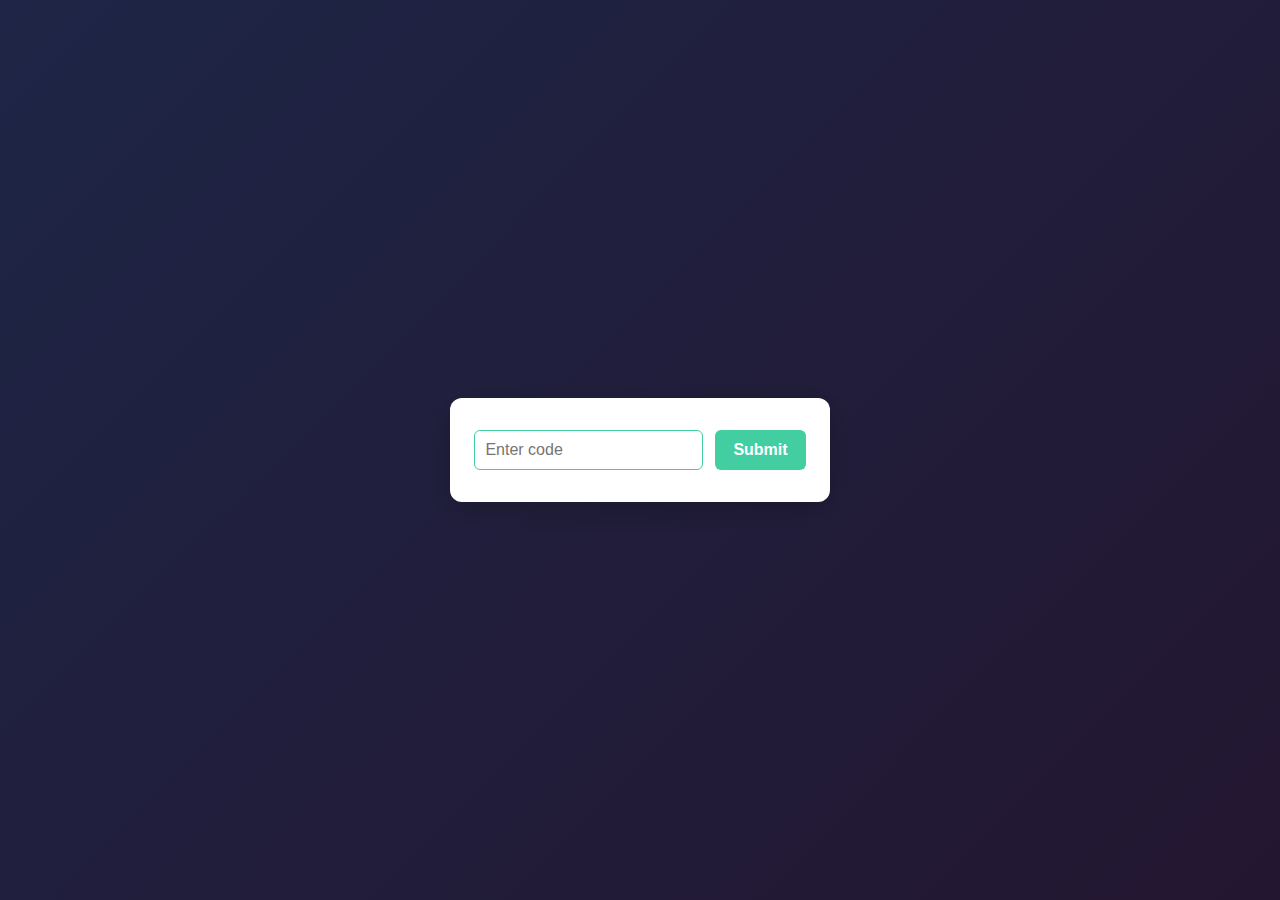
<file: index.html>
<!DOCTYPE html>
<html lang="en">
<head>
  <meta charset="UTF-8" />
  <meta name="viewport" content="width=device-width, initial-scale=1.0"/>
  <title>Pickleball Revenue Calculator</title>
  <link rel="stylesheet" href="styles.css">
</head>
<body>
  <div id="password-overlay" class="password-overlay">
    <div class="password-box">
      <input type="password" id="password-input" placeholder="Enter code" />
      <button id="password-submit">Submit</button>
    </div>
  </div>
  <div id="popup" class="popup" style="display:none;">Incorrect password</div>
  <div class="container" id="main-content" style="display:none;">
    <div class="header">
      <h1>Pickleball Biz Revenue Calculator</h1>
      <p>Calculate your pickleball business profitability and ROI</p>
    </div>

    <div class="content">
      <div class="grid">
        <div class="section">
          <h2>Core Parameters</h2>
          <div class="input-group">
            <label>Number of Courts</label>
            <div class="input-wrapper">
              <input type="number" id="courts" value="2">
            </div>
          </div>
          <div class="info-group">
            <label>
              Max Slots Per Person/Week
              <span class="tooltip-icon" data-tooltip="Based on peak and off-peak hours">?</span>
            </label>
            <div class="info-value">2</div>
          </div>
          <div class="info-group">
            <label>
              Hours per slot
              <span class="tooltip-icon" data-tooltip="Allowing players to join open-play lasting 2 hours">?</span>
            </label>
            <div class="info-value">2</div>
          </div>
        </div>

        <div class="section">
          <h2>Revenue Inputs</h2>
          <div class="input-group">
            <label>Monthly Membership Price</label>
            <div class="input-wrapper currency">
              <input type="number" id="pricePerMember" value="99">
            </div>
          </div>
          <div class="input-group">
            <label>Equipment Rentals / Month</label>
            <div class="input-wrapper currency">
              <input type="number" id="equipment" value="500">
            </div>
          </div>
          <div class="input-group">
            <label>Vending Sales / Month</label>
            <div class="input-wrapper currency">
              <input type="number" id="vending" value="2700">
            </div>
          </div>
        </div>

        <div class="section">
          <h2>Monthly Cost Inputs</h2>
          <div class="input-group">
            <label>Lease Rate / Sq Ft / Year</label>
            <div class="input-wrapper currency">
              <input type="number" id="leasePerSqFt" value="40">
            </div>
          </div>
          <div class="input-group">
            <label>Square Feet Per Court</label>
            <div class="input-wrapper">
              <input type="number" id="sqFtPerCourt" value="2500">
            </div>
          </div>
          <div class="input-group">
            <label>Utilities / Court / Month</label>
            <div class="input-wrapper currency">
              <input type="number" id="utilities" value="500">
            </div>
          </div>
          <div class="input-group">
            <label>Tech & Maintenance / Month</label>
            <div class="input-wrapper currency">
              <input type="number" id="tech" value="1000">
            </div>
          </div>
          <div class="input-group">
            <label>Vending Inventory / Month</label>
            <div class="input-wrapper currency">
              <input type="number" id="vendingInv" value="1000">
            </div>
          </div>
          <div class="input-group">
            <label>Misc Maintenance / Month</label>
            <div class="input-wrapper currency">
              <input type="number" id="misc" value="2000">
            </div>
          </div>
        </div>

        <div class="section">
          <h2>Initial Investment</h2>
          <div class="input-group">
            <label>Construction Costs / Court</label>
            <div class="input-wrapper currency">
              <input type="number" id="constructionCosts" value="20000">
            </div>
          </div>
          <div class="input-group">
            <label>Equipment and Tech</label>
            <div class="input-wrapper currency">
              <input type="number" id="equipmentTech" value="3000">
            </div>
          </div>
          <div class="input-group">
            <label>Vending Machine (2 machines)</label>
            <div class="input-wrapper currency">
              <input type="number" id="vendingMachine" value="6000">
            </div>
          </div>
          <div class="input-group">
            <label>Marketing Ads</label>
            <div class="input-wrapper currency">
              <input type="number" id="marketingAds" value="500">
            </div>
          </div>
          <div class="total-row">
            <div class="input-group">
              <label>Total Initial Investment</label>
              <div class="input-wrapper currency">
                <input type="number" id="initialInvestment" value="49500" disabled>
              </div>
            </div>
          </div>
        </div>

        <div class="section results">
          <h2>Financial Results</h2>
          <div class="results-grid">
            <div class="result-item">
              <div class="label">Total Members</div>
              <div class="value" id="members">...</div>
            </div>
            <div class="result-item">
              <div class="label">Monthly Revenue</div>
              <div class="value" id="revenue">...</div>
            </div>
            <div class="result-item">
              <div class="label">Monthly Costs</div>
              <div class="value" id="costs">...</div>
            </div>
            <div class="result-item">
              <div class="label">Monthly Profit</div>
              <div class="value" id="profit">...</div>
            </div>
            <div class="result-item">
              <div class="label">Annual ROI</div>
              <div class="value" id="cashReturn">...</div>
            </div>
          </div>
        </div>
      </div>
    </div>
  </div>

  <script src="script.js"></script>
  <script>
    // Password protection logic
    const overlay = document.getElementById('password-overlay');
    const mainContent = document.getElementById('main-content');
    const popup = document.getElementById('popup');
    document.getElementById('password-submit').onclick = function() {
      const val = document.getElementById('password-input').value;
      if (val === 'jugaad') {
        overlay.style.display = 'none';
        mainContent.style.display = '';
      } else {
        popup.style.display = 'block';
        setTimeout(() => { popup.style.display = 'none'; }, 1500);
      }
    };
    document.getElementById('password-input').addEventListener('keydown', function(e) {
      if (e.key === 'Enter') {
        document.getElementById('password-submit').click();
      }
    });
  </script>
</body>
</html>
</file>
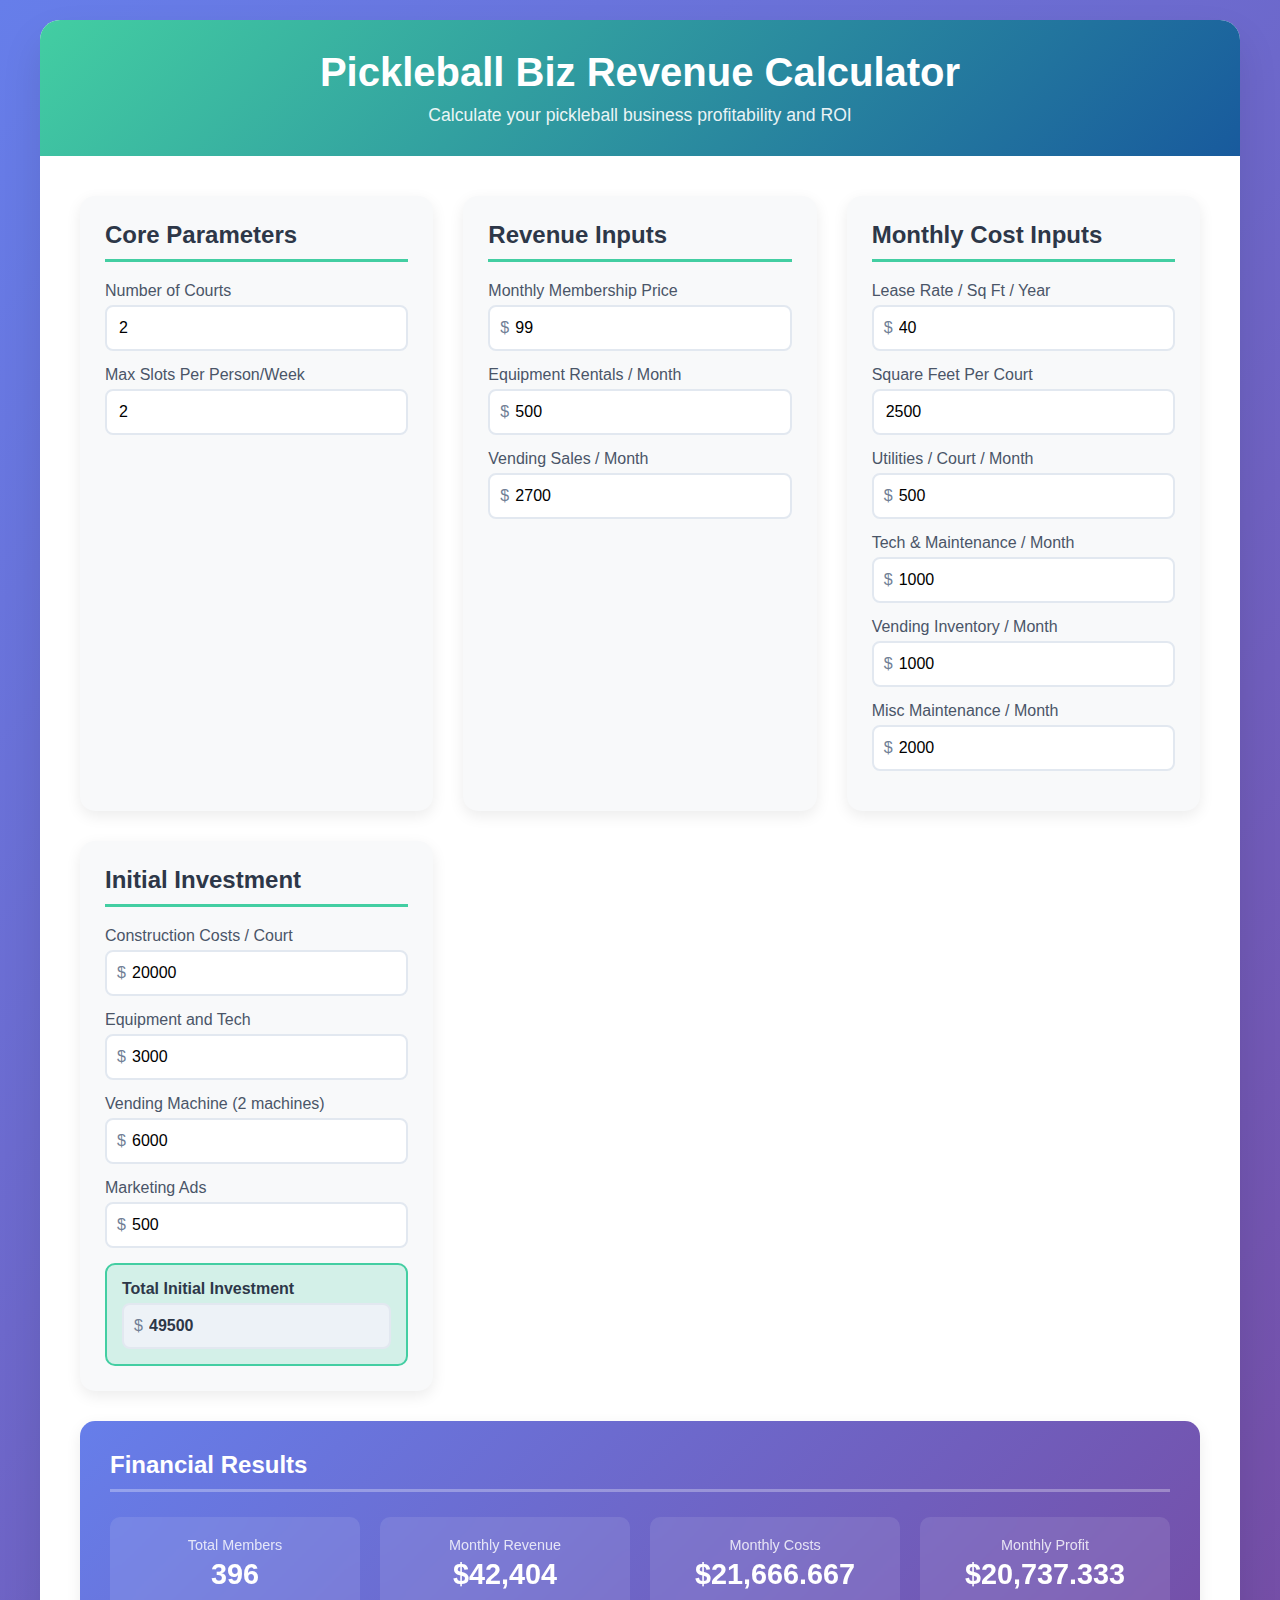
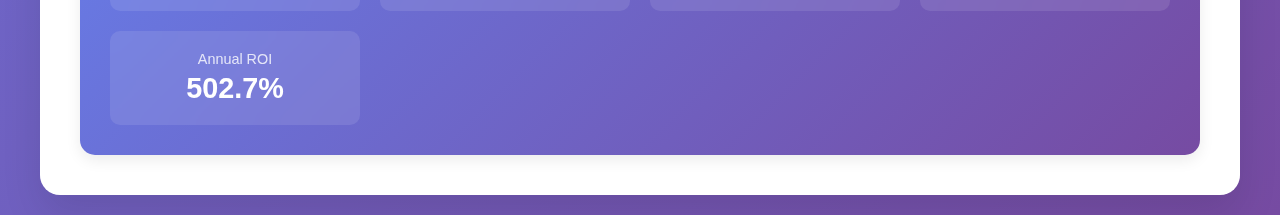
<file: calculator.html>
<!DOCTYPE html>
<html lang="en">
<head>
  <meta charset="UTF-8" />
  <meta name="viewport" content="width=device-width, initial-scale=1.0"/>
  <title>Pickleball Revenue Calculator</title>
  <link rel="stylesheet" href="styles.css">
</head>
<body>
  <div class="container">
    <div class="header">
      <h1>Pickleball Biz Revenue Calculator</h1>
      <p>Calculate your pickleball business profitability and ROI</p>
    </div>

    <div class="content">
      <div class="grid">
        <div class="section">
          <h2>Core Parameters</h2>
          <div class="input-group">
            <label>Number of Courts</label>
            <div class="input-wrapper">
              <input type="number" id="courts" value="2">
            </div>
          </div>
          <div class="input-group">
            <label>Max Slots Per Person/Week</label>
            <div class="input-wrapper">
              <input type="number" id="maxSlots" value="2">
            </div>
          </div>
        </div>

        <div class="section">
          <h2>Revenue Inputs</h2>
          <div class="input-group">
            <label>Monthly Membership Price</label>
            <div class="input-wrapper currency">
              <input type="number" id="pricePerMember" value="99">
            </div>
          </div>
          <div class="input-group">
            <label>Equipment Rentals / Month</label>
            <div class="input-wrapper currency">
              <input type="number" id="equipment" value="500">
            </div>
          </div>
          <div class="input-group">
            <label>Vending Sales / Month</label>
            <div class="input-wrapper currency">
              <input type="number" id="vending" value="2700">
            </div>
          </div>
        </div>

        <div class="section">
          <h2>Monthly Cost Inputs</h2>
          <div class="input-group">
            <label>Lease Rate / Sq Ft / Year</label>
            <div class="input-wrapper currency">
              <input type="number" id="leasePerSqFt" value="40">
            </div>
          </div>
          <div class="input-group">
            <label>Square Feet Per Court</label>
            <div class="input-wrapper">
              <input type="number" id="sqFtPerCourt" value="2500">
            </div>
          </div>
          <div class="input-group">
            <label>Utilities / Court / Month</label>
            <div class="input-wrapper currency">
              <input type="number" id="utilities" value="500">
            </div>
          </div>
          <div class="input-group">
            <label>Tech & Maintenance / Month</label>
            <div class="input-wrapper currency">
              <input type="number" id="tech" value="1000">
            </div>
          </div>
          <div class="input-group">
            <label>Vending Inventory / Month</label>
            <div class="input-wrapper currency">
              <input type="number" id="vendingInv" value="1000">
            </div>
          </div>
          <div class="input-group">
            <label>Misc Maintenance / Month</label>
            <div class="input-wrapper currency">
              <input type="number" id="misc" value="2000">
            </div>
          </div>
        </div>

        <div class="section">
          <h2>Initial Investment</h2>
          <div class="input-group">
            <label>Construction Costs / Court</label>
            <div class="input-wrapper currency">
              <input type="number" id="constructionCosts" value="20000">
            </div>
          </div>
          <div class="input-group">
            <label>Equipment and Tech</label>
            <div class="input-wrapper currency">
              <input type="number" id="equipmentTech" value="3000">
            </div>
          </div>
          <div class="input-group">
            <label>Vending Machine (2 machines)</label>
            <div class="input-wrapper currency">
              <input type="number" id="vendingMachine" value="6000">
            </div>
          </div>
          <div class="input-group">
            <label>Marketing Ads</label>
            <div class="input-wrapper currency">
              <input type="number" id="marketingAds" value="500">
            </div>
          </div>
          <div class="total-row">
            <div class="input-group">
              <label>Total Initial Investment</label>
              <div class="input-wrapper currency">
                <input type="number" id="initialInvestment" value="49500" disabled>
              </div>
            </div>
          </div>
        </div>

        <div class="section results">
          <h2>Financial Results</h2>
          <div class="results-grid">
            <div class="result-item">
              <div class="label">Total Members</div>
              <div class="value" id="members">...</div>
            </div>
            <div class="result-item">
              <div class="label">Monthly Revenue</div>
              <div class="value" id="revenue">...</div>
            </div>
            <div class="result-item">
              <div class="label">Monthly Costs</div>
              <div class="value" id="costs">...</div>
            </div>
            <div class="result-item">
              <div class="label">Monthly Profit</div>
              <div class="value" id="profit">...</div>
            </div>
            <div class="result-item">
              <div class="label">Annual ROI</div>
              <div class="value" id="cashReturn">...</div>
            </div>
          </div>
        </div>
      </div>
    </div>
  </div>

  <script src="script.js"></script>
</body>
</html>
</file>
<file: styles.css>
/* ==========================================================================
   Pickleball Business Calculator Styles
   ========================================================================== */

/* Reset and Base Styles
   ========================================================================== */
* {
  margin: 0;
  padding: 0;
  box-sizing: border-box;
}

body {
  font-family: -apple-system, BlinkMacSystemFont, 'Segoe UI', Roboto, sans-serif;
  background: linear-gradient(135deg, #667eea 0%, #764ba2 100%);
  min-height: 100vh;
  padding: 20px;
  color: #333;
}

/* Container and Layout
   ========================================================================== */
.container {
  max-width: 1200px;
  margin: 0 auto;
  background: white;
  border-radius: 20px;
  box-shadow: 0 20px 40px rgba(0,0,0,0.1);
  overflow: hidden;
}

.content {
  padding: 40px;
}

.grid {
  display: grid;
  grid-template-columns: repeat(auto-fit, minmax(350px, 1fr));
  gap: 30px;
}

/* Header Styles
   ========================================================================== */
.header {
  background: linear-gradient(135deg, #43cea2 0%, #185a9d 100%);
  color: white;
  padding: 30px;
  text-align: center;
}

.header h1 {
  font-size: 2.5rem;
  font-weight: 700;
  margin-bottom: 10px;
}

.header p {
  font-size: 1.1rem;
  opacity: 0.9;
}

/* Section Styles
   ========================================================================== */
.section {
  background: #f8f9fa;
  border-radius: 15px;
  padding: 25px;
  box-shadow: 0 5px 15px rgba(0,0,0,0.08);
}

.section h2 {
  font-size: 1.5rem;
  font-weight: 600;
  margin-bottom: 20px;
  color: #2d3748;
  border-bottom: 3px solid #43cea2;
  padding-bottom: 10px;
}

/* Form Input Styles
   ========================================================================== */
.input-group {
  margin-bottom: 15px;
}

.input-group label {
  display: block;
  margin-bottom: 5px;
  font-weight: 500;
  color: #4a5568;
}

.input-wrapper {
  position: relative;
  display: flex;
  align-items: center;
}

.input-wrapper.currency::before {
  content: '$';
  position: absolute;
  left: 12px;
  color: #718096;
  font-weight: 500;
  z-index: 1;
}

input[type="number"] {
  width: 100%;
  padding: 12px;
  border: 2px solid #e2e8f0;
  border-radius: 8px;
  font-size: 16px;
  transition: all 0.3s ease;
  background: white;
}

.currency input[type="number"] {
  padding-left: 25px;
}

input[type="number"]:focus {
  outline: none;
  border-color: #43cea2;
  box-shadow: 0 0 0 3px rgba(67, 206, 162, 0.1);
}

input[type="number"]:disabled {
  background: #edf2f7;
  cursor: not-allowed;
}

.display-value {
  width: 100%;
  padding: 12px;
  border: 2px solid #e2e8f0;
  border-radius: 8px;
  font-size: 16px;
  background: #f8f9fa;
  color: #4a5568;
  font-weight: 500;
  display: block;
}

.info-group {
  margin-bottom: 15px;
}

.info-group label {
  display: block;
  margin-bottom: 5px;
  font-weight: 500;
  color: #4a5568;
}

.info-value {
  padding: 8px 12px;
  background: #f8f9fa;
  border-radius: 6px;
  font-size: 16px;
  color: #2d3748;
  font-weight: 500;
  border-left: 4px solid #43cea2;
}

.tooltip-icon {
  display: inline-block;
  width: 18px;
  height: 18px;
  background: #43cea2;
  color: white;
  border-radius: 50%;
  text-align: center;
  line-height: 18px;
  font-size: 12px;
  font-weight: bold;
  margin-left: 8px;
  cursor: help;
  transition: background-color 0.3s ease;
  position: relative;
}

.tooltip-icon:hover {
  background: #38a169;
}

.tooltip-icon:hover::after {
  content: attr(data-tooltip);
  position: absolute;
  bottom: 100%;
  left: 50%;
  transform: translateX(-50%);
  background: #2d3748;
  color: white;
  padding: 8px 12px;
  border-radius: 6px;
  font-size: 14px;
  white-space: nowrap;
  z-index: 1000;
  margin-bottom: 5px;
  box-shadow: 0 4px 12px rgba(0,0,0,0.15);
}

.tooltip-icon:hover::before {
  content: '';
  position: absolute;
  bottom: 100%;
  left: 50%;
  transform: translateX(-50%);
  border: 5px solid transparent;
  border-top-color: #2d3748;
  margin-bottom: -5px;
  z-index: 1000;
}

/* Total Row Styles
   ========================================================================== */
.total-row {
  background: rgba(67, 206, 162, 0.2);
  border-radius: 10px;
  padding: 15px;
  margin-top: 15px;
  border: 2px solid #43cea2;
}

.total-row .input-group {
  margin-bottom: 0;
}

.total-row label {
  font-weight: 600;
  color: #2d3748;
}

.total-row input {
  font-weight: 700;
  color: #2d3748;
}

/* Results Section Styles
   ========================================================================== */
.results {
  grid-column: 1 / -1;
  background: linear-gradient(135deg, #667eea 0%, #764ba2 100%);
  color: white;
  border-radius: 15px;
  padding: 30px;
}

.results h2 {
  color: white;
  border-bottom: 3px solid rgba(255,255,255,0.3);
  margin-bottom: 25px;
}

.results-grid {
  display: grid;
  grid-template-columns: repeat(auto-fit, minmax(200px, 1fr));
  gap: 20px;
}

.result-item {
  background: rgba(255,255,255,0.1);
  padding: 20px;
  border-radius: 10px;
  text-align: center;
  backdrop-filter: blur(10px);
}

.result-item .label {
  font-size: 0.9rem;
  opacity: 0.8;
  margin-bottom: 5px;
}

.result-item .value {
  font-size: 1.8rem;
  font-weight: 700;
}

/* Media Queries - Tablet
   ========================================================================== */
@media (max-width: 768px) {
  .header h1 {
    font-size: 2rem;
  }
  
  .content {
    padding: 20px;
  }
  
  .grid {
    grid-template-columns: 1fr;
    gap: 20px;
  }
  
  .section {
    padding: 20px;
  }
  
  .results {
    padding: 20px;
  }
  
  .results-grid {
    grid-template-columns: 1fr;
  }
  
  .result-item .value {
    font-size: 1.5rem;
  }
}

/* Media Queries - Mobile
   ========================================================================== */
@media (max-width: 480px) {
  body {
    padding: 10px;
  }
  
  .header {
    padding: 20px;
  }
  
  .header h1 {
    font-size: 1.8rem;
  }
  
  .content {
    padding: 15px;
  }
  
  .section {
    padding: 15px;
  }
}

/* Password overlay styles */
.password-overlay {
  position: fixed;
  top: 0; left: 0; right: 0; bottom: 0;
  background: rgba(0,0,0,0.7);
  z-index: 9999;
  display: flex;
  align-items: center;
  justify-content: center;
}
.password-box {
  background: #fff;
  padding: 32px 24px;
  border-radius: 12px;
  box-shadow: 0 8px 32px rgba(0,0,0,0.2);
  display: flex;
  gap: 12px;
}
.password-box input[type="password"] {
  padding: 10px;
  border: 1.5px solid #43cea2;
  border-radius: 6px;
  font-size: 16px;
}
.password-box button {
  background: #43cea2;
  color: #fff;
  border: none;
  border-radius: 6px;
  padding: 10px 18px;
  font-size: 16px;
  cursor: pointer;
  font-weight: 600;
  transition: background 0.2s;
}
.password-box button:hover {
  background: #38a169;
}
.popup {
  position: fixed;
  top: 30px;
  left: 50%;
  transform: translateX(-50%);
  background: #e53e3e;
  color: #fff;
  padding: 12px 28px;
  border-radius: 8px;
  font-size: 18px;
  z-index: 10000;
  box-shadow: 0 4px 16px rgba(0,0,0,0.15);
}
</file>
